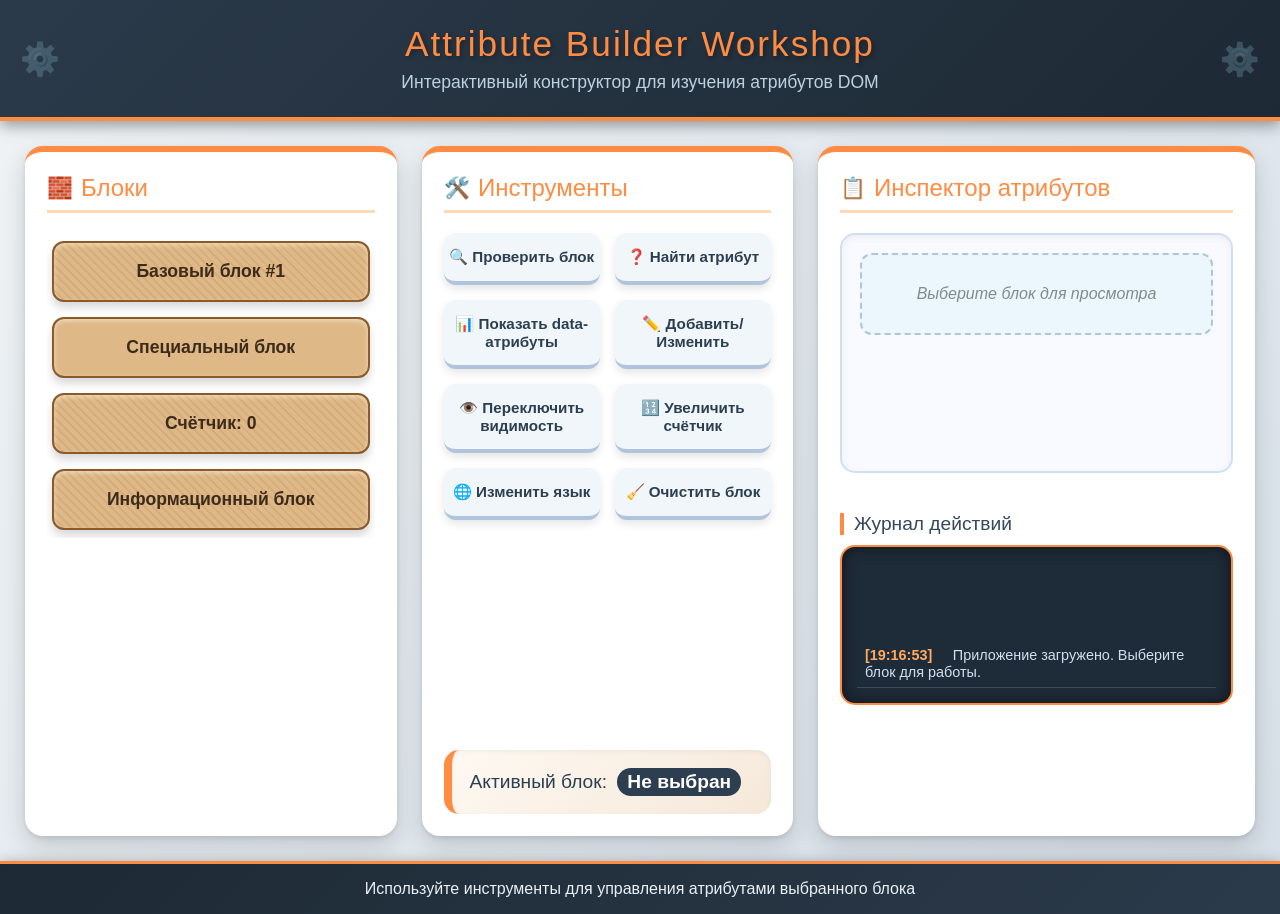
<file: атрибуты/index.html>
<!DOCTYPE html>
<html lang="ru">
<head>
    <meta charset="UTF-8">
    <meta name="viewport" content="width=device-width, initial-scale=1.0">
    <title>Attribute Builder Workshop</title>
    <link rel="stylesheet" href="style.css">
</head>
<body>
    <header class="workshop-header">
        <h1>Attribute Builder Workshop</h1>
        <p>Интерактивный конструктор для изучения атрибутов DOM</p>
    </header>

    <main class="workshop-container">
        <!-- Левая панель: Блоки -->
        <section class="blocks-panel">
            <h2>Блоки</h2>
            <div class="blocks-container" id="blocks-container">
                <!-- 5 блоков будут созданы здесь из JS -->
            </div>
        </section>

        <!-- Центральная панель: Инструменты -->
        <section class="tools-panel">
            <h2>Инструменты</h2>
            <div class="tools-container" id="tools-container">
                <!-- 8 инструментов будут созданы здесь из JS -->
            </div>
            <div class="active-element-info">
                <h3>Активный блок: <span id="active-block-name">Не выбран</span></h3>
            </div>
        </section>

        <!-- Правая панель: Инспектор -->
        <section class="inspector-panel">
            <h2>Инспектор атрибутов</h2>
            <div class="attributes-list" id="attributes-list">
                <!-- Список атрибутов будет здесь -->
                <p class="placeholder">Выберите блок для просмотра</p>
            </div>
            <div class="action-log">
                <h3>Журнал действий</h3>
                <div id="action-log-content"></div>
            </div>
        </section>
    </main>

    <footer class="workshop-footer">
        <p>Используйте инструменты для управления атрибутами выбранного блока</p>
    </footer>

    <script src="script.js"></script>
</body>
</html>
</file>
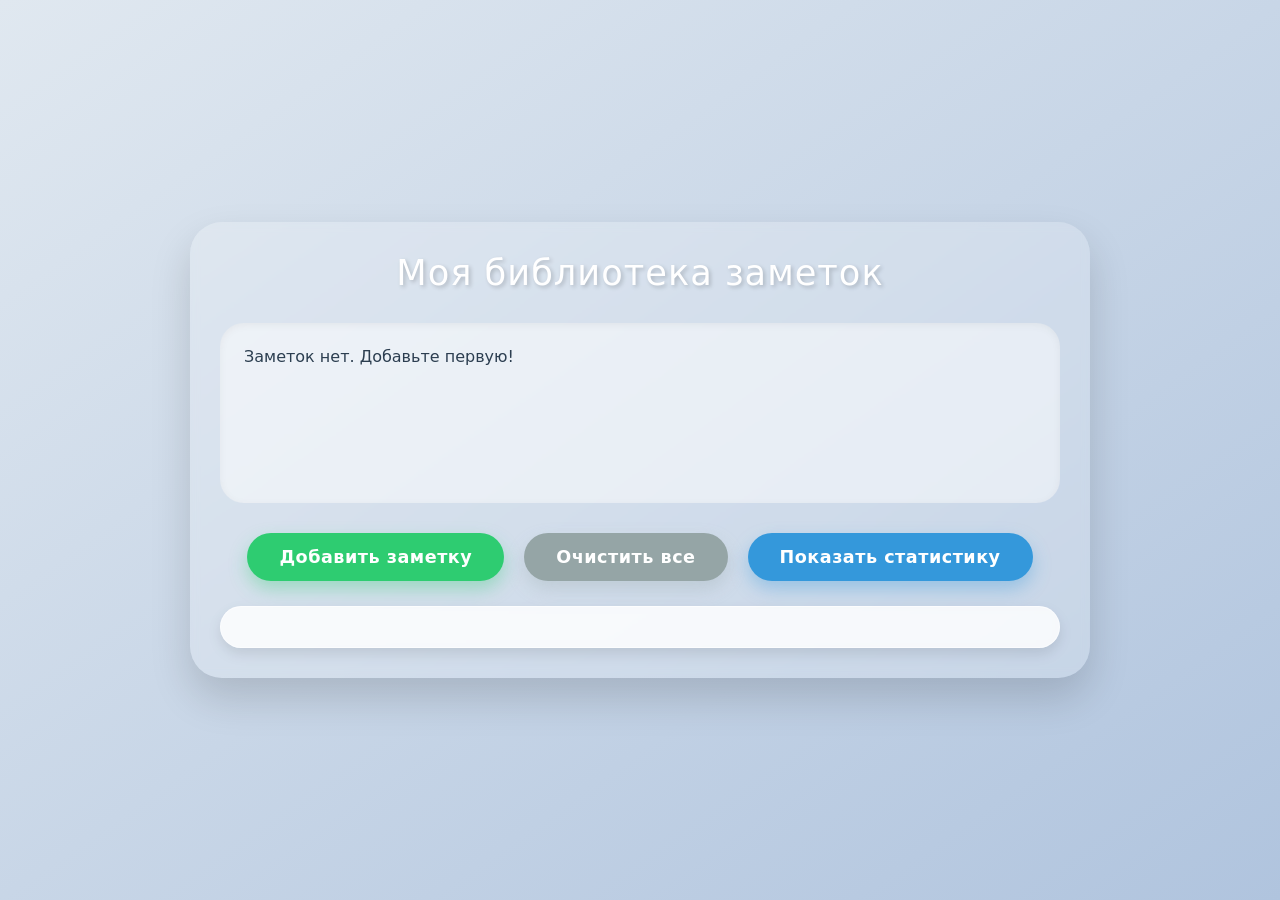
<file: заметки/index.html>
<!DOCTYPE html>
<html lang="ru">
<head>
    <meta charset="UTF-8">
    <meta name="viewport" content="width=device-width, initial-scale=1.0">
    <title>Библиотека заметок</title>
    <link rel="stylesheet" href="styles.css">
</head>
<body>
    <div id="app">
        <h1>Моя библиотека заметок</h1>
        <div id="notes-container">Заметок нет. Добавьте первую!</div>
        <div id="controls">
            <div class="control-btn" id="add-btn">Добавить заметку</div>
            <div class="control-btn" id="clear-btn">Очистить все</div>
            <div class="control-btn" id="stats-btn">Показать статистику</div>
        </div>
        <div id="stats-panel"></div>
    </div>
    <script src="script.js"></script>
</body>
</html>
</file>
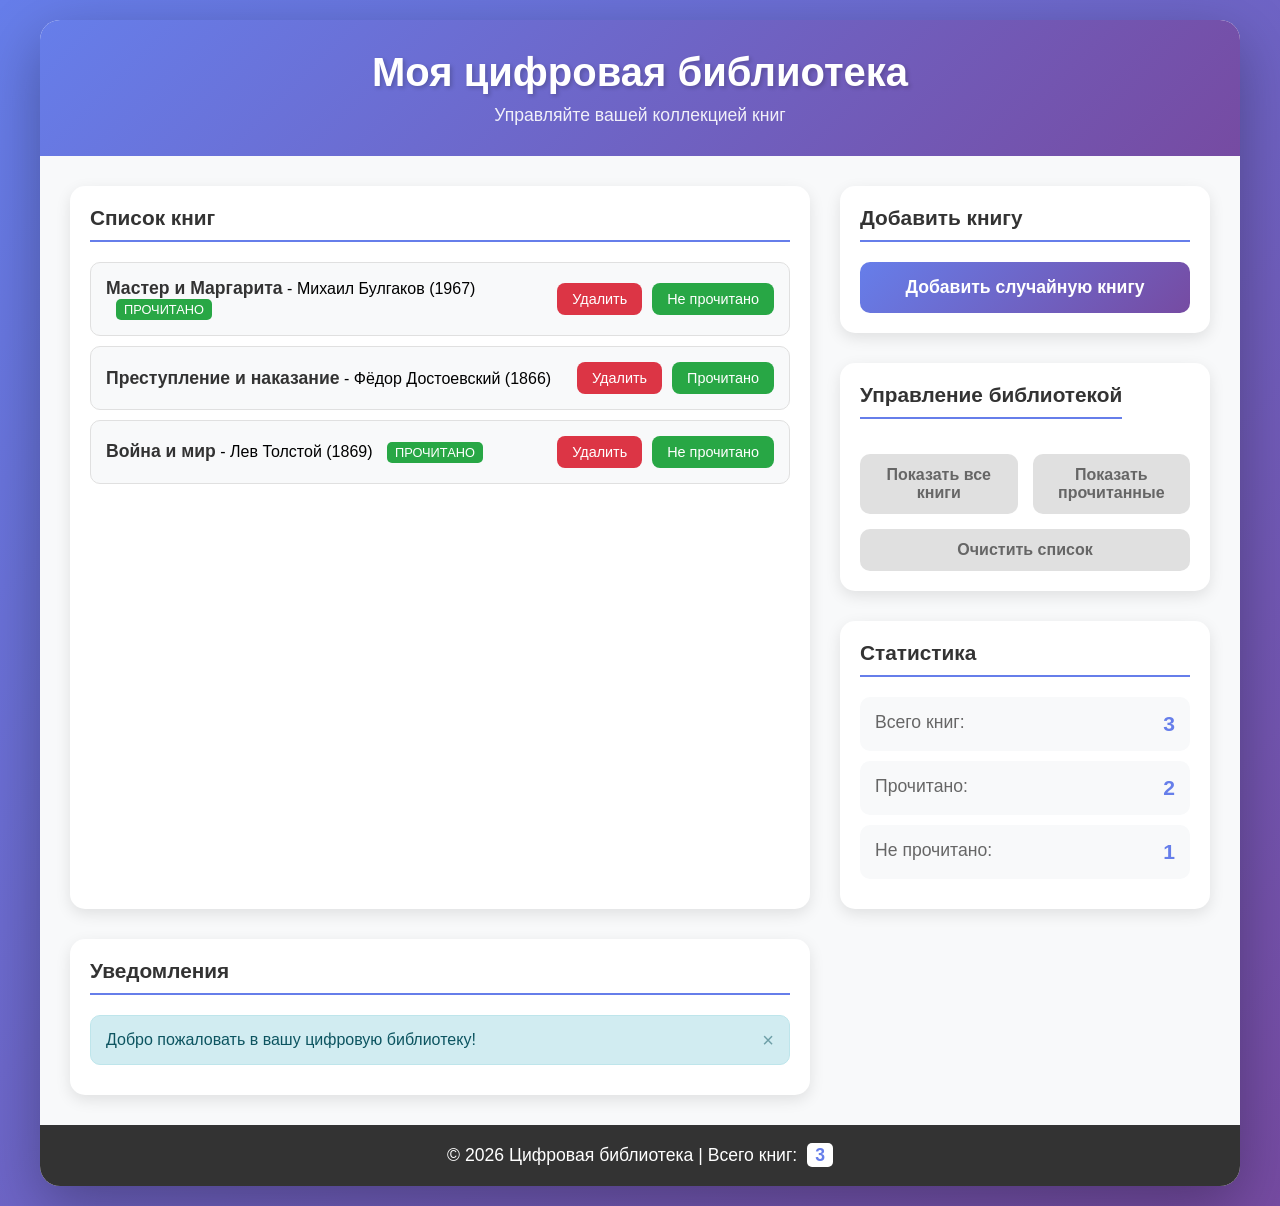
<file: книги/index.html>
<!DOCTYPE html>
<html lang="ru">
<head>
    <meta charset="UTF-8">
    <meta name="viewport" content="width=device-width, initial-scale=1.0">
    <title>Моя цифровая библиотека</title>
    <link rel="stylesheet" href="styles.css">
</head>
<body>
    <div id="app">
        <!-- Шапка приложения -->
        <header>
            <h1>Моя цифровая библиотека</h1>
            <p>Управляйте вашей коллекцией книг</p>
        </header>

        <!-- Основной контейнер -->
        <main>
            <!-- Список книг -->
            <section id="list-section">
                <div id="book-list"></div>
            </section>

            <!-- Добавление книги -->
            <section id="form-section">
                <div id="book-form"></div>
            </section>

            <!-- Панель управления -->
            <section id="controls-section">
                <div id="controls"></div>
            </section>

            <!-- Статистика -->
            <section id="stats-section">
                <div id="statistics"></div>
            </section>

            <!-- Уведомления -->
            <section id="notifications-section">
                <div id="message-container"></div>
            </section>
        </main>

        <!-- Футер -->
        <footer>
            <p>© 2026 Цифровая библиотека | Всего книг: <span id="total-counter">0</span></p>
        </footer>
    </div>

    <script src="script.js"></script>
</body>
</html>
</file>
<file: атрибуты/style.css>
* {
    margin: 0;
    padding: 0;
    box-sizing: border-box;
    font-family: 'Segoe UI', 'Roboto', Tahoma, Geneva, Verdana, sans-serif;
}

body {
    background-color: #1a2634;
    min-height: 100vh;
    display: flex;
    flex-direction: column;
    color: #e9f1f7;
}

.workshop-header, .workshop-footer {
    background: linear-gradient(135deg, #2b3a4a 0%, #1d2a35 100%);
    text-align: center;
    padding: 1.5rem;
    border-bottom: 4px solid #ff8c42;
    box-shadow: 0 4px 15px rgba(0, 0, 0, 0.4);
    position: relative;
    overflow: hidden;
}

.workshop-header::before {
    content: "⚙️";
    position: absolute;
    left: 20px;
    top: 50%;
    transform: translateY(-50%);
    font-size: 2rem;
    opacity: 0.3;
}

.workshop-header::after {
    content: "⚙️";
    position: absolute;
    right: 20px;
    top: 50%;
    transform: translateY(-50%) rotate(45deg);
    font-size: 2rem;
    opacity: 0.3;
}

.workshop-footer {
    border-bottom: none;
    border-top: 3px solid #ff8c42;
    padding: 1rem;
    background: linear-gradient(135deg, #1d2a35 0%, #2b3a4a 100%);
}

.workshop-header h1 {
    color: #ff8c42;
    font-weight: 500;
    letter-spacing: 2px;
    text-shadow: 2px 2px 4px rgba(0,0,0,0.3);
    font-size: 2.2rem;
}

.workshop-header p {
    color: #bdd1de;
    margin-top: 0.5rem;
    font-size: 1.1rem;
}

.workshop-container {
    display: flex;
    flex: 1;
    min-height: calc(100vh - 160px);
    padding: 25px;
    gap: 25px;
    background: linear-gradient(135deg, #eef2f5 0%, #d7e0e8 100%);
    color: #2c3e50;
}

.blocks-panel, .tools-panel, .inspector-panel {
    background: #ffffff;
    border-radius: 18px;
    padding: 22px;
    box-shadow: 0 10px 25px rgba(0, 0, 0, 0.15), 0 2px 5px rgba(0, 0, 0, 0.1);
    border-top: 6px solid #ff8c42;
    display: flex;
    flex-direction: column;
    backdrop-filter: blur(2px);
    transition: transform 0.2s;
}

.blocks-panel:hover, .tools-panel:hover, .inspector-panel:hover {
    transform: translateY(-3px);
    box-shadow: 0 15px 30px rgba(0, 0, 0, 0.2);
}

.blocks-panel { flex: 1; }
.tools-panel { flex: 1; }
.inspector-panel { flex: 1.2; }

h2 {
    color: #ff8c42;
    margin-bottom: 20px;
    font-weight: 500;
    border-bottom: 3px solid #ffd9b5;
    padding-bottom: 8px;
    display: flex;
    align-items: center;
    gap: 8px;
    font-size: 1.5rem;
}

h2::before {
    content: "🔧";
    font-size: 1.3rem;
}

.blocks-panel h2::before {
    content: "🧱";
}

.tools-panel h2::before {
    content: "🛠️";
}

.inspector-panel h2::before {
    content: "📋";
}

h3 {
    color: #34495e;
    margin: 15px 0 10px 0;
    font-weight: 500;
    font-size: 1.2rem;
    border-left: 4px solid #ff8c42;
    padding-left: 10px;
}

.blocks-container {
    display: flex;
    flex-direction: column;
    gap: 15px;
    overflow-y: auto;
    padding: 8px 5px;
    max-height: 500px;
}

.wooden-block {
    background: #deb887;
    border: 2px solid #8b5a2b;
    border-radius: 12px;
    padding: 18px 12px;
    text-align: center;
    font-size: 1.1rem;
    cursor: pointer;
    box-shadow: 0 6px 8px rgba(0,0,0,0.15), inset 0 2px 5px rgba(255,255,240,0.5);
    transition: all 0.3s ease;
    color: #3d2b1a;
    font-weight: 600;
    position: relative;
    overflow: hidden;
    background-image: repeating-linear-gradient(45deg, rgba(139, 69, 19, 0.1) 0px, rgba(139, 69, 19, 0.1) 2px, transparent 2px, transparent 6px);
}

.wooden-block::after {
    content: "";
    position: absolute;
    top: -50%;
    left: -50%;
    width: 200%;
    height: 200%;
    background: radial-gradient(circle, rgba(255,255,255,0.3) 0%, transparent 70%);
    opacity: 0;
    transition: opacity 0.3s;
    pointer-events: none;
}

.wooden-block:hover {
    transform: translateY(-5px) scale(1.02);
    box-shadow: 0 12px 20px rgba(0,0,0,0.2), inset 0 2px 5px rgba(255,255,240,0.8);
    border-color: #ff8c42;
}

.wooden-block:hover::after {
    opacity: 0.5;
}

.wooden-block.active {
    border: 4px solid #ff8c42;
    box-shadow: 0 0 0 4px #ffe4c4, 0 10px 20px rgba(255, 140, 66, 0.4);
    background-color: #f5e1c0;
    transform: scale(1.03);
}

.wooden-block[hidden] {
    display: none;
}

.wooden-block[data-color="natural"] { 
    background: #deb887; 
}
.wooden-block[data-color="red"] { 
    background: #e74c3c; 
    color: white;
    background-image: repeating-linear-gradient(45deg, rgba(255,255,255,0.1) 0px, rgba(255,255,255,0.1) 2px, transparent 2px, transparent 6px);
}
.wooden-block[data-color="green"] { 
    background: #27ae60; 
    color: white;
    background-image: repeating-linear-gradient(45deg, rgba(255,255,255,0.1) 0px, rgba(255,255,255,0.1) 2px, transparent 2px, transparent 6px);
}
.wooden-block[data-color="blue"] { 
    background: #3498db; 
    color: white;
    background-image: repeating-linear-gradient(45deg, rgba(255,255,255,0.1) 0px, rgba(255,255,255,0.1) 2px, transparent 2px, transparent 6px);
}

.tools-container {
    display: grid;
    grid-template-columns: repeat(2, 1fr);
    gap: 15px;
    margin-bottom: 25px;
}

.tool-button {
    background: #f0f6fa;
    border: none;
    border-radius: 12px;
    padding: 15px 5px;
    color: #2c3e50;
    font-weight: 600;
    font-size: 0.95rem;
    cursor: pointer;
    transition: all 0.2s;
    border-bottom: 4px solid #b0c4de;
    box-shadow: 0 4px 8px rgba(0,0,0,0.1);
    display: flex;
    align-items: center;
    justify-content: center;
    gap: 5px;
}

.tool-button:hover {
    background: linear-gradient(135deg, #ff8c42 0%, #ffaa5e 100%);
    color: white;
    transform: scale(1.05) translateY(-2px);
    border-bottom-color: #c0392b;
    box-shadow: 0 8px 15px rgba(255, 140, 66, 0.4);
}

.tool-button:active {
    transform: scale(0.95) translateY(0);
    border-bottom-width: 2px;
}

.active-element-info {
    background: linear-gradient(145deg, #fef9f2, #f5e8d9);
    border-radius: 15px;
    padding: 18px;
    border-left: 8px solid #ff8c42;
    margin-top: auto;
    box-shadow: inset 0 2px 5px rgba(0,0,0,0.05);
}

.active-element-info h3 {
    margin: 0;
    color: #2c3e50;
    border-left: none;
    padding-left: 0;
}

#active-block-name {
    font-weight: 700;
    color: #ff8c42;
    background: #2c3e50;
    padding: 3px 10px;
    border-radius: 20px;
    color: white;
    display: inline-block;
    margin-left: 5px;
}

.attributes-list {
    background: #f8faff;
    border-radius: 15px;
    padding: 18px;
    min-height: 240px;
    border: 2px solid #d0e0f0;
    overflow-y: auto;
    font-family: 'Courier New', monospace;
    box-shadow: inset 0 2px 8px rgba(0,0,0,0.05);
}

.attr-item {
    padding: 10px;
    border-bottom: 1px solid #e0eaf4;
    display: flex;
    justify-content: space-between;
    font-size: 0.95rem;
    background: white;
    margin-bottom: 5px;
    border-radius: 8px;
    transition: all 0.2s;
}

.attr-item:hover {
    background: #fff5e5;
    transform: translateX(3px);
    border-left: 3px solid #ff8c42;
}

.attr-item:last-child {
    border-bottom: none;
}

.attr-name {
    font-weight: bold;
    color: #c0392b;
    display: flex;
    align-items: center;
    gap: 8px;
}

.attr-value {
    color: #27ae60;
    max-width: 60%;
    word-break: break-word;
    background: #eef8ee;
    padding: 2px 8px;
    border-radius: 15px;
}

.attr-type-badge {
    font-size: 0.7rem;
    background: #34495e;
    color: white;
    padding: 3px 8px;
    border-radius: 20px;
    margin-left: 5px;
    font-weight: normal;
    letter-spacing: 0.5px;
}

.placeholder {
    color: #7f8c8d;
    font-style: italic;
    text-align: center;
    padding: 30px 20px;
    background: #ecf6fd;
    border-radius: 12px;
    border: 2px dashed #b0c4de;
}

.action-log {
    margin-top: 25px;
}

#action-log-content {
    background: #1e2b38;
    color: #ecf0f1;
    border-radius: 15px;
    padding: 15px;
    height: 160px;
    overflow-y: auto;
    font-size: 0.9rem;
    border: 2px solid #ff8c42;
    display: flex;
    flex-direction: column-reverse;
    box-shadow: inset 0 0 15px rgba(0,0,0,0.5);
}

.log-entry {
    padding: 6px 8px;
    border-bottom: 1px solid #3a4b5a;
    font-family: 'Consolas', monospace;
    transition: background 0.2s;
}

.log-entry:hover {
    background: #2a3b48;
    border-radius: 5px;
}

.log-time {
    color: #ffaa5e;
    margin-right: 12px;
    font-weight: bold;
}

.log-message {
    color: #d0e0f0;
}

@keyframes pulse {
    0% { transform: scale(1); box-shadow: 0 0 0 0 rgba(255, 140, 66, 0.7); }
    50% { transform: scale(1.07); box-shadow: 0 0 25px 5px rgba(255, 140, 66, 0.5); }
    100% { transform: scale(1); box-shadow: 0 0 0 0 rgba(255, 140, 66, 0); }
}

.pulse-animation {
    animation: pulse 0.5s ease-in-out;
}

@keyframes slideIn {
    from {
        opacity: 0;
        transform: translateY(20px);
    }
    to {
        opacity: 1;
        transform: translateY(0);
    }
}

.wooden-block {
    animation: slideIn 0.3s ease-out;
}

@media (max-width: 768px) {
    .workshop-container {
        flex-direction: column;
    }
    
    .tools-container {
        grid-template-columns: 1fr;
    }
    
    .workshop-header::before,
    .workshop-header::after {
        display: none;
    }
}

::-webkit-scrollbar {
    width: 8px;
}

::-webkit-scrollbar-track {
    background: #e1e9f0;
    border-radius: 10px;
}

::-webkit-scrollbar-thumb {
    background: #ff8c42;
    border-radius: 10px;
}

::-webkit-scrollbar-thumb:hover {
    background: #e67e22;
}
</file>
<file: заметки/styles.css>
* {
    margin: 0;
    padding: 0;
    box-sizing: border-box;
    font-family: 'Roboto', system-ui, -apple-system, sans-serif;
}

body {
    min-height: 100vh;
    display: flex;
    justify-content: center;
    align-items: center;
    background: linear-gradient(145deg, #e0e8f0 0%, #b0c4de 100%);
    padding: 20px;
}

#app {
    width: 100%;
    max-width: 900px;
    background: rgba(255, 255, 255, 0.2);
    backdrop-filter: blur(4px);
    border-radius: 32px;
    padding: 30px;
    box-shadow: 0 20px 40px rgba(0, 0, 0, 0.15);
}

h1 {
    font-size: 2.2rem;
    color: white;
    text-shadow: 2px 2px 4px rgba(0, 0, 0, 0.2);
    margin-bottom: 30px;
    text-align: center;
    font-weight: 500;
    letter-spacing: 1px;
}

#notes-container {
    min-height: 180px;
    background: rgba(255, 255, 255, 0.5);
    border-radius: 24px;
    padding: 24px;
    margin-bottom: 30px;
    box-shadow: inset 0 2px 8px rgba(0,0,0,0.05);
    font-size: 1rem;
    color: #2c3e50;
    display: flex;
    flex-direction: column;
    gap: 16px;
    transition: all 0.2s;
}

/* Стили заметки */
.note {
    background: white;
    border-radius: 20px;
    padding: 18px 20px;
    box-shadow: 0 8px 16px rgba(0, 40, 20, 0.1);
    border-left: 6px solid #2ecc71;
    transition: all 0.3s cubic-bezier(0.2, 0, 0, 1);
    animation: noteAppear 0.4s ease-out;
}

.note:hover {
    transform: translateY(-6px) scale(1.01);
    box-shadow: 0 16px 24px rgba(46, 204, 113, 0.25);
}

@keyframes noteAppear {
    0% {
        opacity: 0;
        transform: translateY(30px) scale(0.9);
    }
    100% {
        opacity: 1;
        transform: translateY(0) scale(1);
    }
}

.note-header {
    display: flex;
    justify-content: space-between;
    align-items: center;
    margin-bottom: 12px;
}

.note-title {
    font-size: 1.2rem;
    font-weight: 600;
    color: #1e2b37;
    letter-spacing: -0.3px;
}

.note-actions {
    display: flex;
    gap: 10px;
}

.action-btn {
    padding: 6px 14px;
    border-radius: 40px;
    font-weight: 700;
    font-size: 0.85rem;
    cursor: pointer;
    transition: all 0.2s ease;
    box-shadow: 0 4px 8px rgba(0, 0, 0, 0.08);
    border: none;
    background: #f1f5f9;
    color: #1e293b;
    user-select: none;
}

.action-btn.edit-btn {
    background: #f1c40f;
    color: #1e2a36;
}
.action-btn.edit-btn:hover {
    background: #f39c12;
    transform: scale(1.05);
    box-shadow: 0 8px 12px rgba(241, 196, 15, 0.4);
}

.action-btn.delete-btn {
    background: #e74c3c;
    color: white;
}
.action-btn.delete-btn:hover {
    background: #c0392b;
    transform: scale(1.05);
    box-shadow: 0 8px 12px rgba(231, 76, 60, 0.4);
}

.note-content {
    font-size: 1rem;
    color: #2c3e50;
    line-height: 1.5;
    padding: 6px 8px 0 8px;
    font-weight: 400;
}

/* Кнопки управления */
#controls {
    display: flex;
    justify-content: center;
    gap: 20px;
    margin: 20px 0 25px;
    flex-wrap: wrap;
}

.control-btn {
    padding: 14px 32px;
    border-radius: 50px;
    font-weight: 700;
    font-size: 1.1rem;
    letter-spacing: 0.5px;
    cursor: pointer;
    transition: all 0.25s;
    box-shadow: 0 8px 18px rgba(0, 0, 0, 0.15);
    border: none;
    background: #ecf0f1;
    color: #2c3e50;
    text-align: center;
    min-width: 170px;
}

#add-btn {
    background: #2ecc71;
    color: white;
    box-shadow: 0 8px 18px rgba(46, 204, 113, 0.35);
}
#add-btn:hover {
    background: #27ae60;
    transform: translateY(-4px);
    box-shadow: 0 15px 25px rgba(46, 204, 113, 0.45);
}

#clear-btn {
    background: #95a5a6;
    color: white;
    box-shadow: 0 8px 18px rgba(149, 165, 166, 0.3);
}
#clear-btn:hover {
    background: #7f8c8d;
    transform: translateY(-4px);
}

#stats-btn {
    background: #3498db;
    color: white;
    box-shadow: 0 8px 18px rgba(52, 152, 219, 0.35);
}
#stats-btn:hover {
    background: #2980b9;
    transform: translateY(-4px);
}

/* Панель статистики */
#stats-panel {
    background: rgba(255, 255, 255, 0.8);
    backdrop-filter: blur(6px);
    border-radius: 40px;
    padding: 20px 30px;
    margin-top: 15px;
    font-size: 1.1rem;
    font-weight: 500;
    color: #1e2b37;
    box-shadow: 0 6px 14px rgba(0, 0, 0, 0.1);
    border: 1px solid rgba(255, 255, 255, 0.6);
    display: flex;
    justify-content: space-around;
    flex-wrap: wrap;
    gap: 20px;
    transition: 0.2s;
}

#stats-panel p {
    margin: 0;
    padding: 5px 10px;
    background: rgba(255, 255, 255, 0.5);
    border-radius: 40px;
    min-width: 150px;
    text-align: center;
}

/* Адаптация */
@media (max-width: 600px) {
    #controls {
        flex-direction: column;
        align-items: stretch;
    }
    .control-btn {
        width: 100%;
    }
    .note-header {
        flex-direction: column;
        align-items: start;
        gap: 10px;
    }
    .note-actions {
        width: 100%;
        justify-content: flex-end;
    }
}
</file>
<file: книги/styles.css>
/* Основные стили и сброс */
* {
    margin: 0;
    padding: 0;
    box-sizing: border-box;
    font-family: 'Segoe UI', Tahoma, Geneva, Verdana, sans-serif;
}

body {
    background: linear-gradient(135deg, #667eea 0%, #764ba2 100%);
    min-height: 100vh;
    padding: 20px;
}

#app {
    max-width: 1200px;
    margin: 0 auto;
    background: white;
    border-radius: 20px;
    box-shadow: 0 20px 60px rgba(0,0,0,0.3);
    overflow: hidden;
    animation: slideIn 0.5s ease-out;
}

@keyframes slideIn {
    from {
        transform: translateY(-20px);
        opacity: 0;
    }
    to {
        transform: translateY(0);
        opacity: 1;
    }
}

/* Шапка */
header {
    background: linear-gradient(135deg, #667eea 0%, #764ba2 100%);
    color: white;
    padding: 30px;
    text-align: center;
}

header h1 {
    font-size: 2.5em;
    margin-bottom: 10px;
    text-shadow: 2px 2px 4px rgba(0,0,0,0.2);
}

header p {
    font-size: 1.1em;
    opacity: 0.9;
}

/* Основной контейнер */
main {
    padding: 30px;
    display: grid;
    grid-template-columns: 2fr 1fr;
    gap: 30px;
    background: #f8f9fa;
}

/* Общие стили для секций */
section {
    background: white;
    border-radius: 15px;
    padding: 20px;
    box-shadow: 0 5px 15px rgba(0,0,0,0.1);
    transition: transform 0.3s ease, box-shadow 0.3s ease;
}

section:hover {
    transform: translateY(-5px);
    box-shadow: 0 8px 25px rgba(0,0,0,0.15);
}

section h2 {
    color: #333;
    margin-bottom: 20px;
    padding-bottom: 10px;
    border-bottom: 2px solid #667eea;
    font-size: 1.3em;
}

/* Список книг */
#list-section {
    grid-row: span 3;
}

#books {
    list-style: none;
}

.book-item {
    background: #f8f9fa;
    border: 1px solid #e0e0e0;
    border-radius: 10px;
    padding: 15px;
    margin-bottom: 10px;
    display: flex;
    justify-content: space-between;
    align-items: center;
    transition: all 0.3s ease;
    animation: fadeIn 0.3s ease-out;
}

@keyframes fadeIn {
    from {
        opacity: 0;
        transform: translateX(-10px);
    }
    to {
        opacity: 1;
        transform: translateX(0);
    }
}

.book-item:hover {
    background: white;
    box-shadow: 0 5px 15px rgba(102, 126, 234, 0.2);
    transform: scale(1.02);
    border-color: #667eea;
}

.book-info {
    flex: 1;
}

.book-info .title {
    font-weight: bold;
    color: #333;
    font-size: 1.1em;
}

.book-info .read-badge {
    background: #28a745;
    color: white;
    padding: 3px 8px;
    border-radius: 5px;
    font-size: 0.8em;
    margin-left: 10px;
    display: inline-block;
    animation: pulse 2s infinite;
}

@keyframes pulse {
    0% {
        transform: scale(1);
    }
    50% {
        transform: scale(1.05);
    }
    100% {
        transform: scale(1);
    }
}

.book-actions {
    display: flex;
    gap: 10px;
}

.book-actions button {
    padding: 8px 15px;
    border: none;
    border-radius: 8px;
    cursor: pointer;
    font-size: 0.9em;
    transition: all 0.3s ease;
}

.book-actions button:first-child {
    background: #dc3545;
    color: white;
}

.book-actions button:first-child:hover {
    background: #c82333;
    transform: translateY(-2px);
    box-shadow: 0 5px 15px rgba(220, 53, 69, 0.3);
}

.book-actions button:last-child {
    background: #28a745;
    color: white;
}

.book-actions button:last-child:hover {
    background: #218838;
    transform: translateY(-2px);
    box-shadow: 0 5px 15px rgba(40, 167, 69, 0.3);
}

.empty-message {
    text-align: center;
    color: #999;
    padding: 40px;
    font-style: italic;
    background: #f8f9fa;
    border-radius: 10px;
    border: 2px dashed #ddd;
}

/* Кнопки управления */
#controls {
    display: flex;
    gap: 15px;
    flex-wrap: wrap;
}

.control-btn {
    padding: 12px 25px;
    border: none;
    border-radius: 10px;
    cursor: pointer;
    font-size: 1em;
    font-weight: 600;
    transition: all 0.3s ease;
    flex: 1;
    min-width: 150px;
    position: relative;
    overflow: hidden;
}

.control-btn::after {
    content: '';
    position: absolute;
    top: 50%;
    left: 50%;
    width: 5px;
    height: 5px;
    background: rgba(255, 255, 255, 0.5);
    opacity: 0;
    border-radius: 100%;
    transform: scale(1, 1) translate(-50%);
    transform-origin: 50% 50%;
}

.control-btn:focus:not(:active)::after {
    animation: ripple 1s ease-out;
}

@keyframes ripple {
    0% {
        transform: scale(0, 0);
        opacity: 0.5;
    }
    20% {
        transform: scale(25, 25);
        opacity: 0.3;
    }
    100% {
        opacity: 0;
        transform: scale(40, 40);
    }
}

.control-btn[data-active="true"] {
    background: #667eea;
    color: white;
    transform: scale(1.05);
    box-shadow: 0 5px 20px rgba(102, 126, 234, 0.4);
}

.control-btn[data-active="false"] {
    background: #e0e0e0;
    color: #666;
}

.control-btn:hover:not(:disabled) {
    transform: translateY(-3px);
    box-shadow: 0 5px 15px rgba(0,0,0,0.2);
}

.control-btn:disabled {
    opacity: 0.5;
    cursor: not-allowed;
    pointer-events: none;
}

/* Кнопка добавления */
#add-random-btn {
    background: linear-gradient(135deg, #667eea 0%, #764ba2 100%);
    color: white;
    border: none;
    padding: 15px 30px;
    border-radius: 10px;
    cursor: pointer;
    font-size: 1.1em;
    font-weight: 600;
    width: 100%;
    transition: all 0.3s ease;
    position: relative;
    overflow: hidden;
}

#add-random-btn::before {
    content: '';
    position: absolute;
    top: 0;
    left: -100%;
    width: 100%;
    height: 100%;
    background: linear-gradient(90deg, transparent, rgba(255,255,255,0.2), transparent);
    transition: left 0.5s ease;
}

#add-random-btn:hover::before {
    left: 100%;
}

#add-random-btn:hover:not(:disabled) {
    transform: translateY(-3px);
    box-shadow: 0 10px 25px rgba(102, 126, 234, 0.4);
}

/* Статистика */
.stat-item {
    display: flex;
    justify-content: space-between;
    padding: 15px;
    background: #f8f9fa;
    border-radius: 10px;
    margin-bottom: 10px;
    font-size: 1.1em;
    transition: transform 0.3s ease;
}

.stat-item:hover {
    transform: translateX(10px);
    background: #e9ecef;
}

.stat-label {
    color: #666;
    font-weight: 500;
}

.stat-value {
    font-weight: bold;
    color: #667eea;
    font-size: 1.2em;
}

/* Система уведомлений */
#message-container {
    max-height: 300px;
    overflow-y: auto;
}

.notification {
    padding: 15px;
    border-radius: 10px;
    margin-bottom: 10px;
    border: 1px solid;
    animation: slideInRight 0.3s ease-out;
    position: relative;
    padding-right: 40px;
}

.notification::after {
    content: '×';
    position: absolute;
    top: 50%;
    right: 15px;
    transform: translateY(-50%);
    font-size: 20px;
    cursor: pointer;
    opacity: 0.5;
    transition: opacity 0.3s ease;
}

.notification:hover::after {
    opacity: 1;
}

@keyframes slideInRight {
    from {
        transform: translateX(100%);
        opacity: 0;
    }
    to {
        transform: translateX(0);
        opacity: 1;
    }
}

.notification.success {
    background-color: #d4edda;
    color: #155724;
    border-color: #c3e6cb;
}

.notification.error {
    background-color: #f8d7da;
    color: #721c24;
    border-color: #f5c6cb;
}

.notification.info {
    background-color: #d1ecf1;
    color: #0c5460;
    border-color: #bee5eb;
}

.notification.warning {
    background-color: #fff3cd;
    color: #856404;
    border-color: #ffeeba;
}

/* Футер */
footer {
    background: #333;
    color: white;
    text-align: center;
    padding: 20px;
    font-size: 1.1em;
}

#total-counter {
    font-weight: bold;
    color: #667eea;
    background: white;
    padding: 2px 8px;
    border-radius: 5px;
    margin-left: 5px;
}

/* Адаптивность */
@media (max-width: 768px) {
    main {
        grid-template-columns: 1fr;
    }
    
    #list-section {
        grid-row: auto;
    }
    
    .book-item {
        flex-direction: column;
        gap: 15px;
        text-align: center;
    }
    
    .book-actions {
        width: 100%;
        justify-content: center;
    }
    
    #controls {
        flex-direction: column;
    }
    
    .control-btn {
        width: 100%;
    }
}

/* Состояние фокуса для доступности */
button:focus-visible {
    outline: 3px solid #667eea;
    outline-offset: 2px;
}

/* Кастомный скроллбар */
::-webkit-scrollbar {
    width: 10px;
}

::-webkit-scrollbar-track {
    background: #f1f1f1;
    border-radius: 10px;
}

::-webkit-scrollbar-thumb {
    background: linear-gradient(135deg, #667eea 0%, #764ba2 100%);
    border-radius: 10px;
}

::-webkit-scrollbar-thumb:hover {
    background: linear-gradient(135deg, #764ba2 0%, #667eea 100%);
}
</file>
